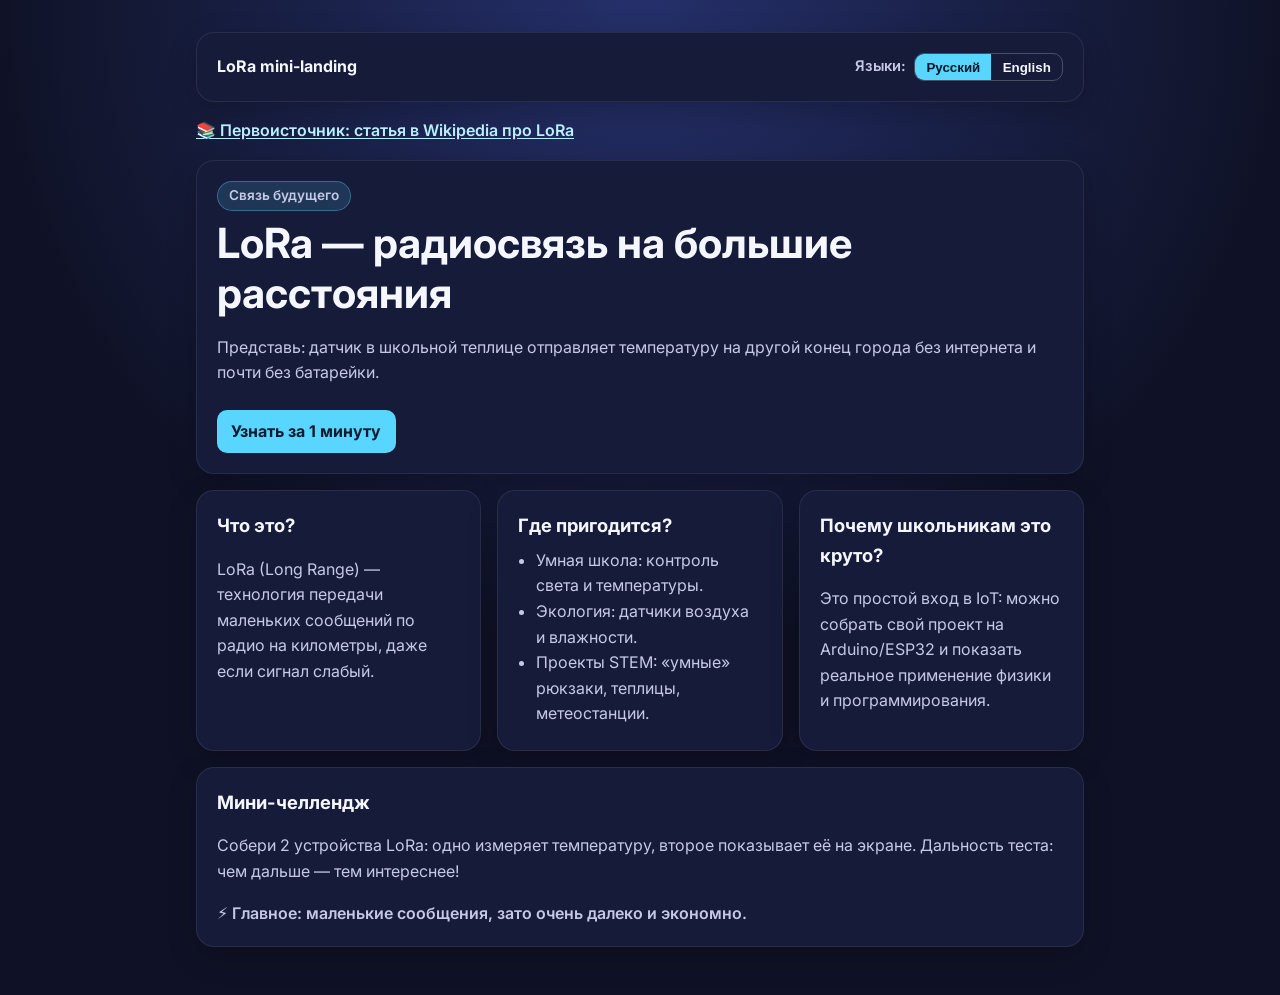
<file: index.html>
<!doctype html>
<html lang="ru">
  <head>
    <meta charset="UTF-8" />
    <meta name="viewport" content="width=device-width, initial-scale=1.0" />
    <title>LoRa for Students</title>
    <link rel="preconnect" href="https://fonts.googleapis.com" />
    <link rel="preconnect" href="https://fonts.gstatic.com" crossorigin />
    <link
      href="https://fonts.googleapis.com/css2?family=Inter:wght@400;600;800&display=swap"
      rel="stylesheet"
    />
    <link rel="stylesheet" href="styles.css" />
    <script src="app.js" defer></script>
  </head>
  <body>
    <main class="landing">
      <header class="topbar card">
        <strong data-i18n="logo">LoRa mini-landing</strong>
        <div class="lang-picker">
          <span class="lang-label" data-i18n="lang_label">Языки:</span>
          <div class="lang-switch" role="group" aria-label="Language switcher">
            <button class="lang-btn active" data-lang="ru" type="button" aria-label="Русский">
              Русский
            </button>
            <button class="lang-btn" data-lang="en" type="button" aria-label="English">
              English
            </button>
          </div>
        </div>
      </header>

      <p class="source-link">
        <a
          href="https://ru.wikipedia.org/wiki/LoRa"
          target="_blank"
          rel="noopener noreferrer"
          data-i18n="wiki_link"
          data-i18n-href="wiki_href"
        >
          📚 Первоисточник: статья в Wikipedia про LoRa
        </a>
      </p>

      <section class="hero card">
        <p class="badge" data-i18n="badge">Связь будущего</p>
        <h1 data-i18n="hero_title">LoRa — радиосвязь на большие расстояния</h1>
        <p class="subtitle" data-i18n="hero_subtitle">
          Представь: датчик в школьной теплице отправляет температуру на другой конец города без
          интернета и почти без батарейки.
        </p>
        <a class="button" href="#facts" data-i18n="hero_cta">Узнать за 1 минуту</a>
      </section>

      <section id="facts" class="facts-grid">
        <article class="card">
          <h2 data-i18n="what_title">Что это?</h2>
          <p data-i18n="what_text">
            LoRa (Long Range) — технология передачи маленьких сообщений по радио на километры,
            даже если сигнал слабый.
          </p>
        </article>

        <article class="card">
          <h2 data-i18n="where_title">Где пригодится?</h2>
          <ul>
            <li data-i18n="where_1">Умная школа: контроль света и температуры.</li>
            <li data-i18n="where_2">Экология: датчики воздуха и влажности.</li>
            <li data-i18n="where_3">Проекты STEM: «умные» рюкзаки, теплицы, метеостанции.</li>
          </ul>
        </article>

        <article class="card">
          <h2 data-i18n="why_title">Почему школьникам это круто?</h2>
          <p data-i18n="why_text">
            Это простой вход в IoT: можно собрать свой проект на Arduino/ESP32 и показать реальное
            применение физики и программирования.
          </p>
        </article>
      </section>

      <section class="cta card">
        <h2 data-i18n="challenge_title">Мини-челлендж</h2>
        <p data-i18n="challenge_text">
          Собери 2 устройства LoRa: одно измеряет температуру, второе показывает её на экране.
          Дальность теста: чем дальше — тем интереснее!
        </p>
        <p class="note" data-i18n="challenge_note">
          ⚡ Главное: маленькие сообщения, зато очень далеко и экономно.
        </p>
      </section>
    </main>
  </body>
</html>
</file>
<file: styles.css>
:root {
  --bg: #0f1226;
  --card: #1b2042;
  --accent: #58d6ff;
  --text: #f5f7ff;
  --muted: #c5c9e6;
}

* {
  box-sizing: border-box;
}

body {
  margin: 0;
  font-family: Inter, system-ui, -apple-system, sans-serif;
  color: var(--text);
  background: radial-gradient(circle at top, #25306b 0%, var(--bg) 55%);
  line-height: 1.6;
}

.landing {
  max-width: 920px;
  margin: 0 auto;
  padding: 2rem 1rem 3rem;
  display: grid;
  gap: 1rem;
}

.card {
  background: color-mix(in oklab, var(--card) 92%, black 8%);
  border: 1px solid rgba(255, 255, 255, 0.08);
  border-radius: 18px;
  padding: 1.25rem;
  box-shadow: 0 10px 30px rgba(0, 0, 0, 0.2);
}

.topbar {
  display: flex;
  align-items: center;
  justify-content: space-between;
  gap: 1rem;
}

.lang-picker {
  display: inline-flex;
  align-items: center;
  gap: 0.5rem;
}

.lang-label {
  color: var(--muted);
  font-size: 0.92rem;
  font-weight: 600;
}

.lang-switch {
  display: inline-flex;
  border: 1px solid rgba(255, 255, 255, 0.22);
  border-radius: 10px;
  overflow: hidden;
}

.lang-btn {
  appearance: none;
  border: 0;
  background: transparent;
  color: var(--text);
  padding: 0.35rem 0.7rem;
  font-weight: 700;
  cursor: pointer;
}

.lang-btn.active {
  background: var(--accent);
  color: #081627;
}

.lang-btn:focus-visible,
.button:focus-visible {
  outline: 2px solid var(--accent);
  outline-offset: 2px;
}


.source-link {
  margin: 0;
}

.source-link a {
  color: #b9f0ff;
  text-decoration: underline;
  text-underline-offset: 2px;
  font-weight: 600;
}

.source-link a:hover {
  color: #ffffff;
}

.hero h1 {
  margin: 0.5rem 0;
  font-size: clamp(1.6rem, 4vw, 2.6rem);
  line-height: 1.2;
}

.subtitle,
.card p,
.card li {
  color: var(--muted);
}

.badge {
  display: inline-block;
  margin: 0;
  background: rgba(88, 214, 255, 0.15);
  color: var(--accent);
  border: 1px solid rgba(88, 214, 255, 0.35);
  border-radius: 999px;
  padding: 0.2rem 0.7rem;
  font-weight: 600;
  font-size: 0.85rem;
}

.button {
  display: inline-block;
  margin-top: 0.5rem;
  text-decoration: none;
  color: #0d1a2f;
  background: var(--accent);
  font-weight: 700;
  padding: 0.55rem 0.9rem;
  border-radius: 10px;
}

.facts-grid {
  display: grid;
  grid-template-columns: repeat(auto-fit, minmax(220px, 1fr));
  gap: 1rem;
}

h2 {
  margin-top: 0;
  margin-bottom: 0.45rem;
  font-size: 1.15rem;
}

ul {
  margin: 0;
  padding-left: 1.1rem;
}

.note {
  margin-bottom: 0;
  color: #dff8ff;
  font-weight: 600;
}
</file>
